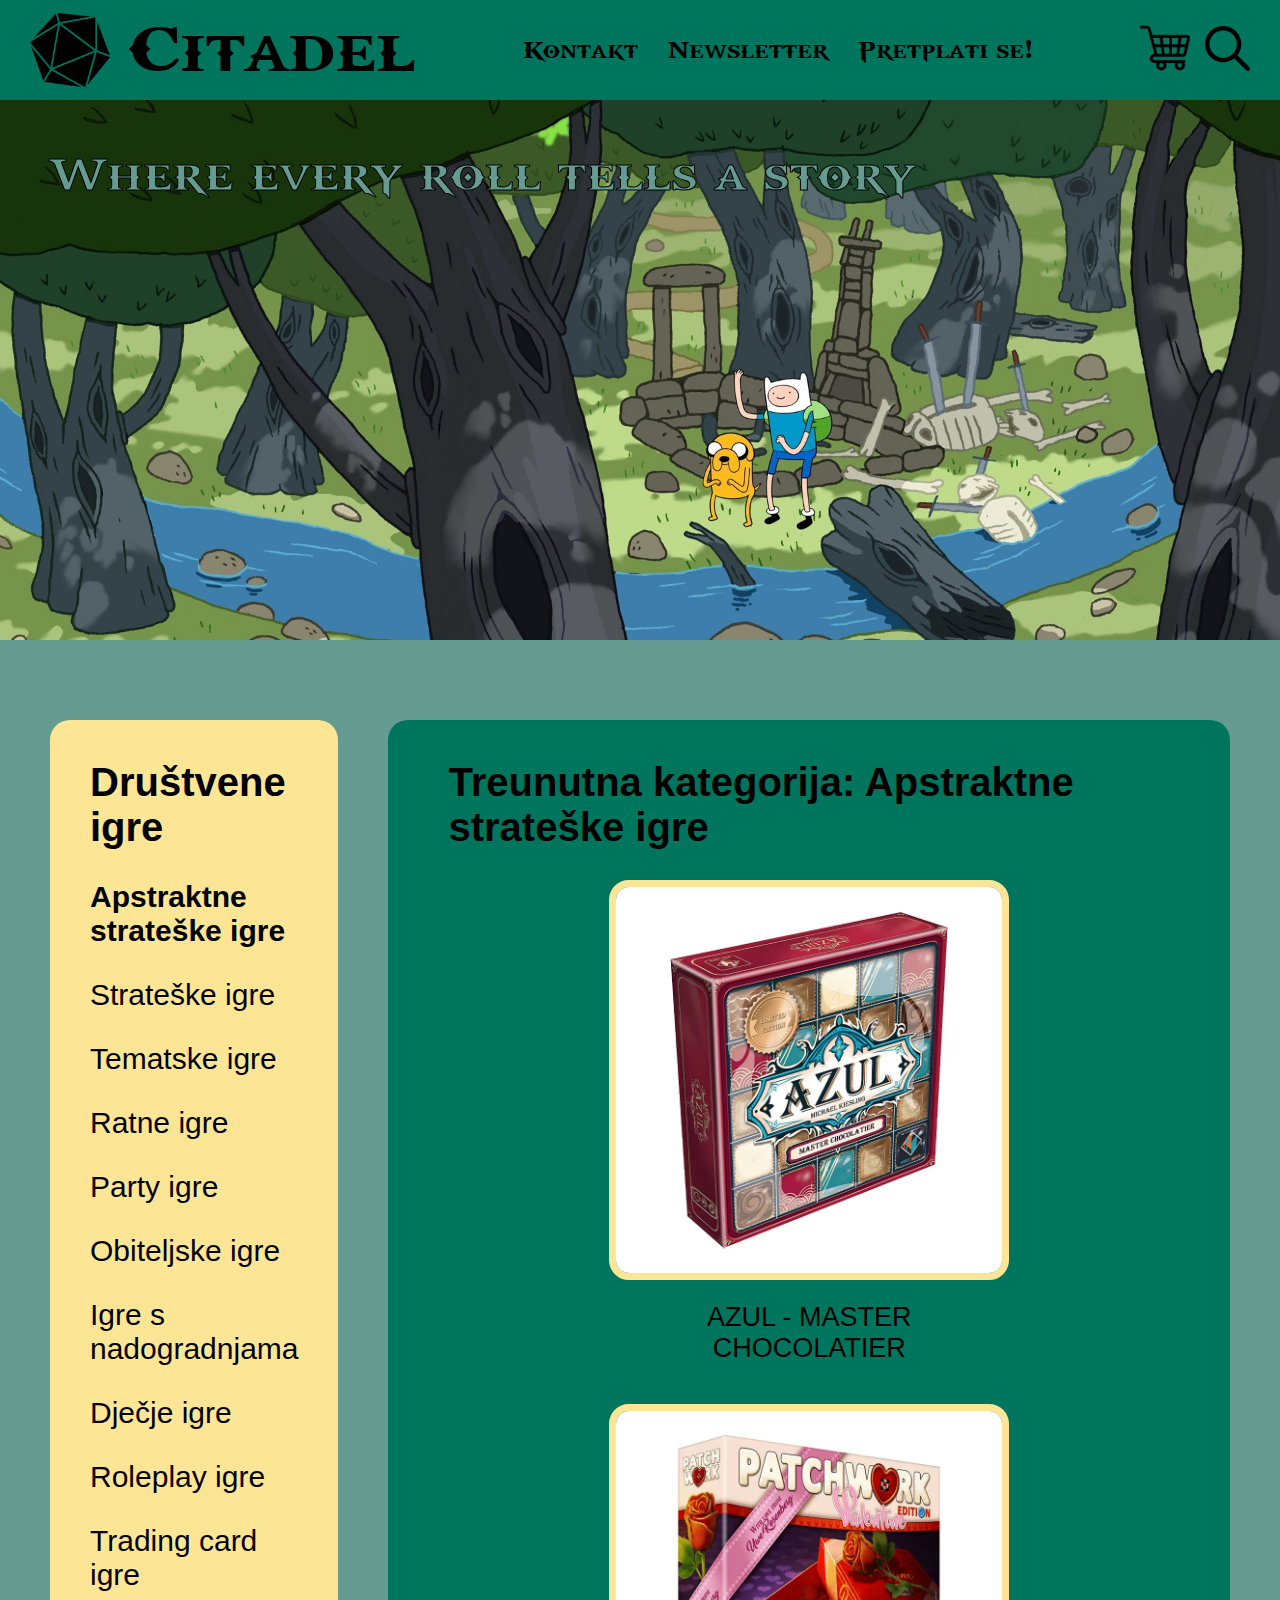
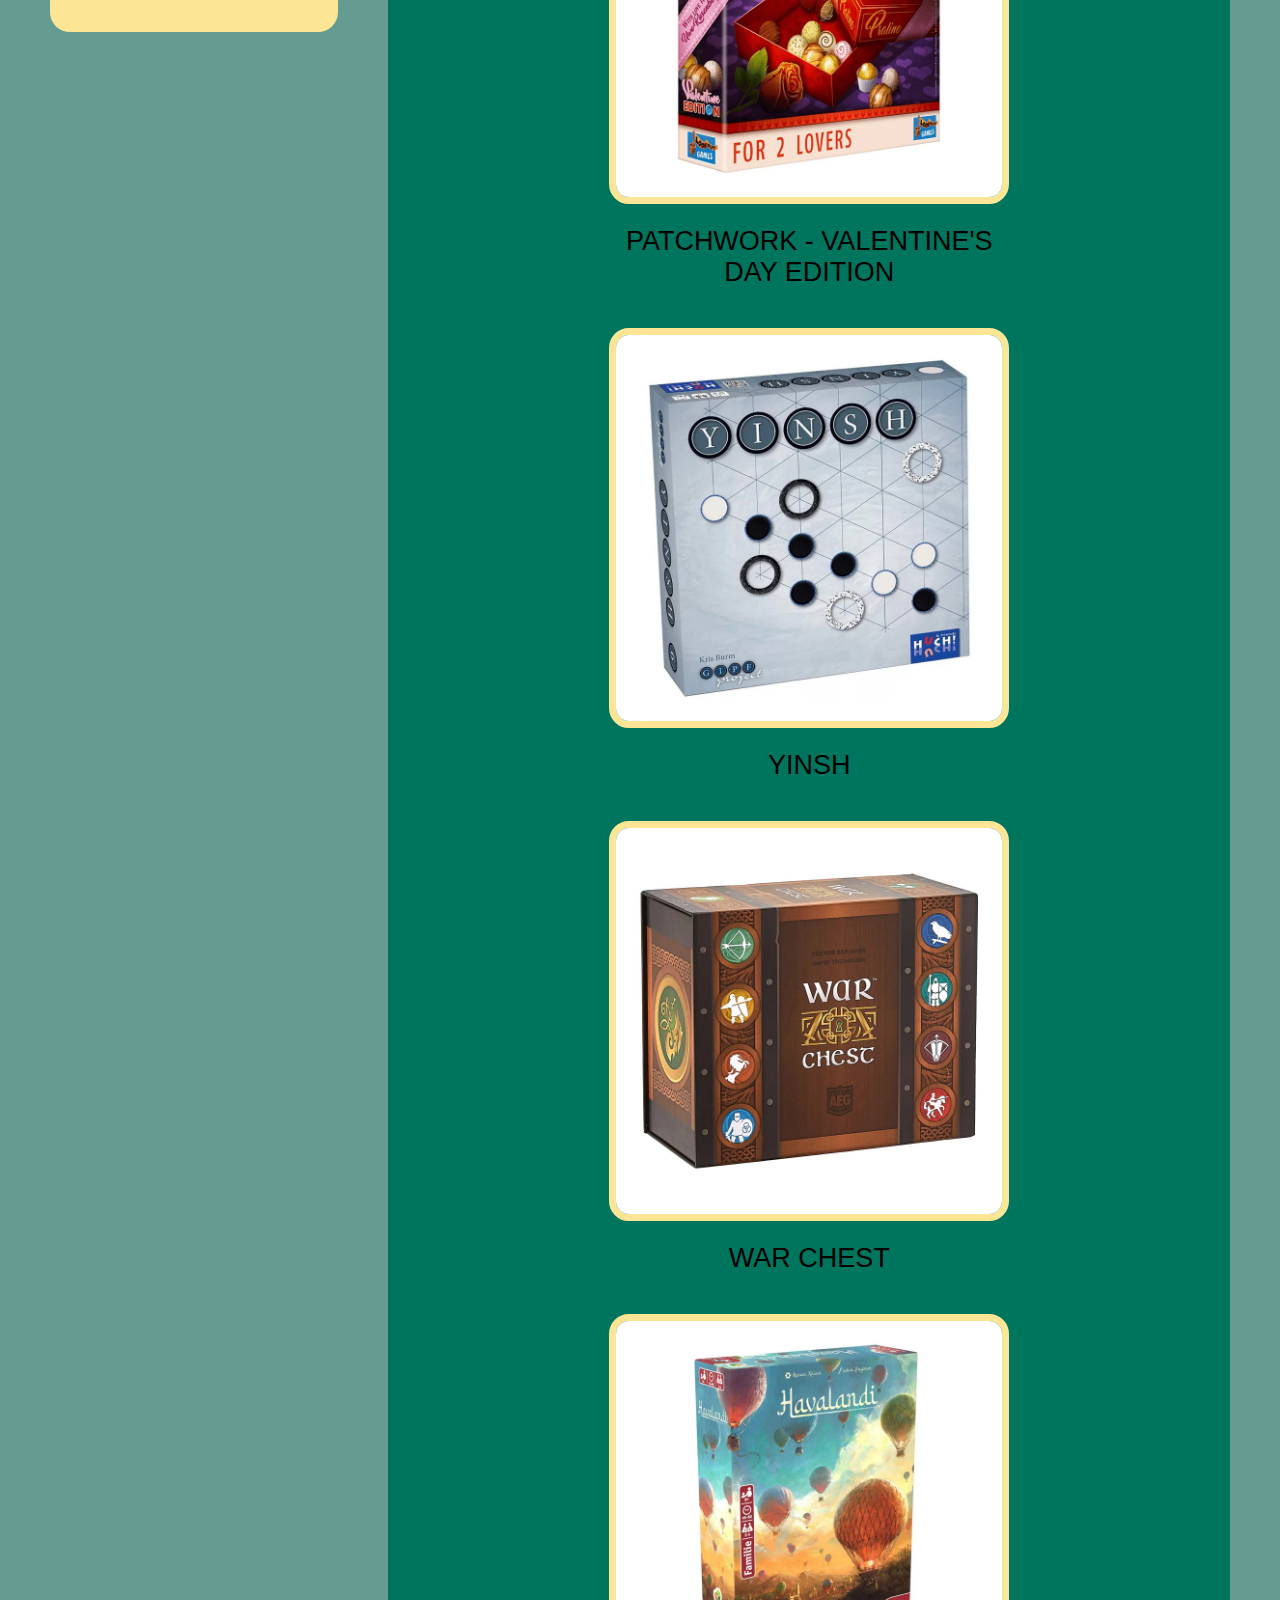
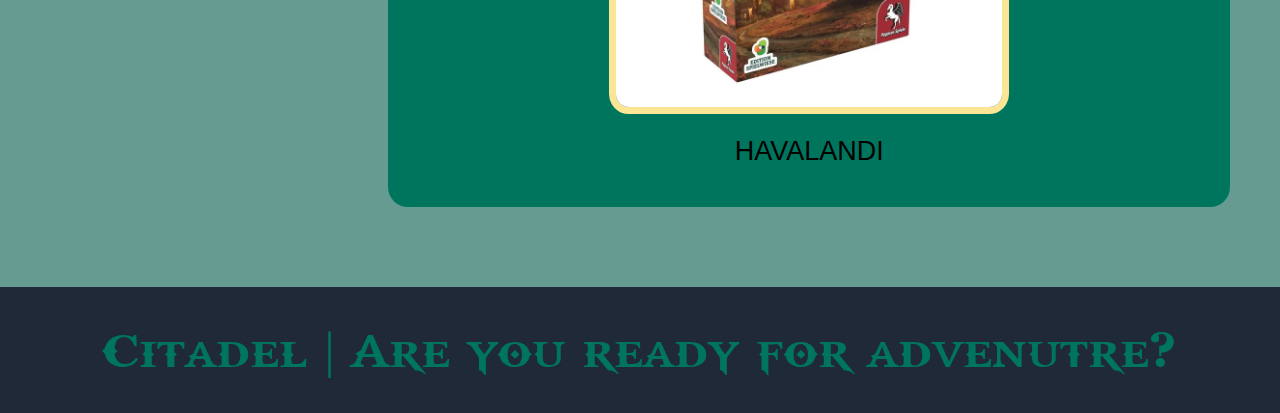
<file: index.html>
<!DOCTYPE html>

<html lang="en">
    <head>
        <meta charset="UTF-8">
        <title>Početna stranica - Citadel prodavaonica društvenih igara</title>
        <meta name="viewport" content="width=device-width, initial-scale=1.0">
        <link rel="icon" href="./images/castle.png">
            <!-- linkam stilove za stolna racunala, tj desktop computers-->
        <link href="./styles/stolna-racunala.css" rel="stylesheet" >
            <!-- linkam stilove za prijenosna racunala, ukoliko je velcina ekrana manja ili jednaka 1023, tj ako je < 1024px -->
        <link href="./styles/prijenosna-racunala.css" rel="stylesheet" media="screen and (max-width: 1023px)">
            <!-- ukljucujem javascript-->
        <script src="./scripts/data.js" defer></script>   <!-- korsitimo defer dase nas kod izvrasva tek nakon sot se cijela stranica uictala-->
    </head>
    <body>
        <script>

        </script>
        <!-- div predstavlja zaglavlje tj header stranice -->
        <div class="header">
            <div class="logotip">
                <img class="logo-slika" src="./images/dice-d20.png" alt="Citadel logotip" height="100" width="auto">
                <span class="ime-kompanije">Citadel</span>
            </div>
            <ul class="about">
                <li><a class="about-anchor" href="https://youtu.be/dQw4w9WgXcQ?si=mPfqPxpPAqxNqlCm" target="_blank" 
                    rel="noopener noreferrer">Kontakt</a></li>
                <li><a class="about-anchor" href="https://youtu.be/Kob0G2hE8IY?si=HtPBXGjfCKDNZXag" target="_blank" 
                    rel="noopener noreferrer">Newsletter</a></li>
                <li><a class="about-anchor" href="https://youtu.be/G1IbRujko-A?si=NDkPlYJ3LZKl6ZNX" target="_blank" 
                    rel="noopener noreferrer">Pretplati se!</a></li>
            </ul>
            <div class="cart-and-search">
                <div class="spremnik-brtojilo-cart">
                    <a href="./cart.html"><img class="cart" src="./images/shopping-cart.png" alt="shoping cart" height="100" width="auto"></a>
                    <div class="brojilo brojilo-cart">0</div>
                </div>
                <div><img class="search" src="./images/search.png" alt="search bar" height="100" width="auto"></div>
            </div>
        </div>

        <!-- div predstavlja 2. dio stranice -->
        <div class="drugi-dio-stranice">
            <span>Where every roll tells a story</span>
        </div>

        <!-- div predstvalja 3. dio sranice -->
        <div class="treci-dio-stranice">
            <div class="izbor-kategorije">
                <span>Društvene igre</span>
                <ul class="sve-kategorije">
                    <li id="1">Apstraktne strateške igre</li>
                    <li id="2">Strateške igre</li>
                    <li id="3">Tematske igre</li>
                    <li id="4">Ratne igre</li>
                    <li id="5">Party igre</li>
                    <li id="6">Obiteljske igre</li>
                    <li id="7">Igre s nadogradnjama</li>
                    <li id="8">Dječje igre</li>
                    <li id="9">Roleplay igre</li>
                    <li id="10">Trading card igre</li>
                </ul>
            </div>
            <div class="sadrzaj-specificne-kategorije">
                <div class="ime-trenutne-kategorije">Treunutna kategorija: Apstraktne strateške igre</div>
                <div class="sprmenik-proizvoda-kategorije">
                    <div class="proizvod-slika-opis 1">
                        <div class="spremnik-brojilo-proizvod">
                            <img class="proizvod-slika" id="s1" src="./images/kategorija1/k1_1.webp" alt="za sada nista" width="400" height="auto">
                            <img class="cart cart-proizvod" src="./images/shopping-cart.png" alt="shoping cart" height="100" width="auto">
                            <div class="brojilo brojilo-proizvod">0</div>
                        </div>
                        <div class="proizvod-opis">AZUL - MASTER CHOCOLATIER</div>
                    </div>
                    <div class="proizvod-slika-opis 2">
                        <div class="spremnik-brojilo-proizvod"> 
                            <img class="proizvod-slika" id="s2" src="./images/kategorija1/k1_2.webp" alt="za sada nista" width="400" height="auto">
                            <img class="cart cart-proizvod" src="./images/shopping-cart.png" alt="shoping cart" height="100" width="auto">
                            <div class="brojilo brojilo-proizvod">0</div>
                        </div>
                        <div class="proizvod-opis">PATCHWORK - VALENTINE'S DAY EDITION</div>
                    </div>
                    <div class="proizvod-slika-opis 3">
                        <div class="spremnik-brojilo-proizvod"> 
                            <img class="proizvod-slika" id="s3" src="./images/kategorija1/k1_3.webp" alt="za sada nista" width="400" height="auto">
                            <img class="cart cart-proizvod" src="./images/shopping-cart.png" alt="shoping cart" height="100" width="auto">
                            <div class="brojilo brojilo-proizvod">0</div>
                        </div>
                        <div class="proizvod-opis">YINSH</div>
                    </div>
                    <div class="proizvod-slika-opis 4">
                        <div class="spremnik-brojilo-proizvod">
                            <img class="proizvod-slika"  id="s4" id="s1" src="./images/kategorija1/k1_4.webp" alt="za sada nista" width="400" height="auto">
                            <img class="cart cart-proizvod" src="./images/shopping-cart.png" alt="shoping cart" height="100" width="auto">
                            <div class="brojilo brojilo-proizvod">0</div>
                        </div>
                        <div class="proizvod-opis">WAR CHEST</div>
                    </div>
                    <div class="proizvod-slika-opis 5">
                        <div class="spremnik-brojilo-proizvod">
                            <img class="proizvod-slika" id="s5" src="./images/kategorija1/k1_5.webp" alt="za sada nista" width="400" height="auto">
                            <img class="cart cart-proizvod" src="./images/shopping-cart.png" alt="shoping cart" height="100" width="auto">
                            <div class="brojilo brojilo-proizvod">0</div>
                        </div>
                        <div class="proizvod-opis">HAVALANDI</div>
                    </div>
                </div>
            </div>
        </div>

        <!-- div predstvalja skroz donji dio sranice, tj footer -->
        <div class="footer">
            <div class="footer-text">Citadel | Are you ready for advenutre?</div>
        </div>
    </body>
</html>
</file>
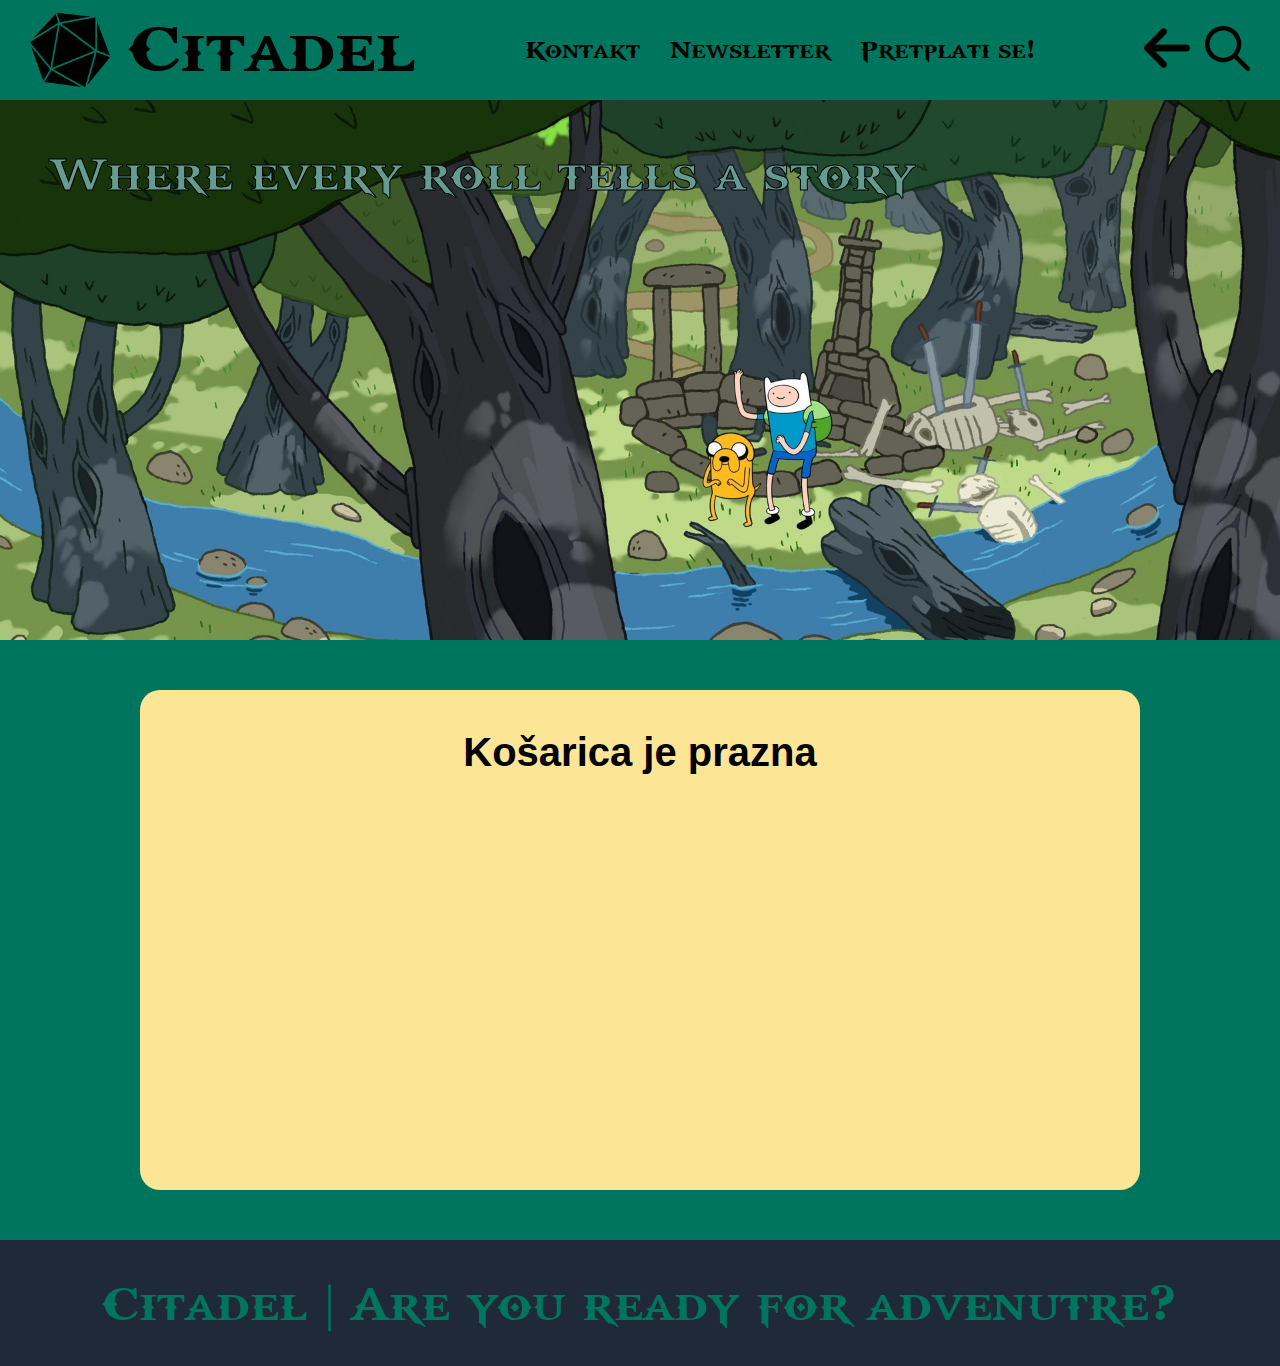
<file: cart.html>
<!DOCTYPE html>

<html lang="en">
    <head>
        <meta charset="UTF-8">
        <title>Košarica - Citadel</title>
        <meta name="viewport" content="width=device-width, initial-scale=1.0">
        <link rel="icon" href="./images/castle.png">
            <!-- linkam stilove za stolna racunala, tj desktop computers-->
        <link href="./styles/stolna-racunala.css" rel="stylesheet" >
            <!-- linkam stilove za prijenosna racunala, ukoliko je velcina ekrana manja ili jednaka 1023, tj ako je < 1024px -->
        <link href="./styles/prijenosna-racunala.css" rel="stylesheet" media="screen and (max-width: 1023px)">
        <script src="./scripts/cart.js" defer></script>
    </head>
    <body>
        <!-- div predstavlja zaglavlje tj header stranice -->
        <div class="header">
            <div class="logotip">
                <img class="logo-slika" src="./images/dice-d20.png" alt="Citadel logotip" height="100" width="auto">
                <span class="ime-kompanije">Citadel</span>
            </div>
            <ul class="about">
                <li><a class="about-anchor" href="https://youtu.be/dQw4w9WgXcQ?si=mPfqPxpPAqxNqlCm" target="_blank" 
                    rel="noopener noreferrer">Kontakt</a></li>
                <li><a class="about-anchor" href="https://youtu.be/Kob0G2hE8IY?si=HtPBXGjfCKDNZXag" target="_blank" 
                    rel="noopener noreferrer">Newsletter</a></li>
                <li><a class="about-anchor" href="https://youtu.be/G1IbRujko-A?si=NDkPlYJ3LZKl6ZNX" target="_blank" 
                    rel="noopener noreferrer">Pretplati se!</a></li>
            </ul>
            <div class="cart-and-search">
                <a href="./index.html"><img class="strelica" src="./images/arrow.png" alt="strelica nazad" height="100" width="auto"></a>
                <div><img class="search" src="./images/search.png" alt="search bar" height="100" width="auto"></div>
            </div>
        </div>

        <!-- div predstavlja 2. dio stranice -->
        <div class="drugi-dio-stranice">
            <span>Where every roll tells a story</span>
        </div>

        <!-- dvi koji predsatvlja sadrzaj kosarice -->
        <div class="dio-sa-kosaricom">
            <div class="k-zajednicki-spremnik">
                <div class="naziv-kosarice">Košarica je prazna</div>
                <!-- <div class="sadrzaj-kosarice">
                    <div class="naziv-proizvoda-i-kolicina">
                        <div class="k-naziv-proizvoda">Naziv proizvoda</div>
                        <div class="k-kolicina">Količina</div>
                    </div>
                    <div class="proizvod">
                        <div class="konkrento-ime"><p>Proizvod 1</p></div>
                        <div class="konkretna-kolicina">
                            <div class="minus"><img id="minusID" src="./images/minus.png"></div>
                            <div class="brojilo-unutra">0</div>
                            <div class="plus"><img id="plusID" src="./images/plus.png"></div>
                        </div>
                    </div> 
                    <div class="proizvod">
                        <div class="konkrento-ime">Proizvod 2</div>
                        <div class="konkretna-kolicina">za sad ovo 2</div>
                    </div> 
                    <div class="proizvod">
                        <div class="konkrento-ime">Proizvod 3</div>
                        <div class="konkretna-kolicina">za sad ovo 3</div>
                    </div> 
                </div> -->
            </div>    
        </div>

        <!-- div predstvalja skroz donji dio sranice, tj footer -->
        <div class="footer">
            <div class="footer-text">Citadel | Are you ready for advenutre?</div>
        </div>
    </body>
</html>
</file>
<file: styles/stolna-racunala.css>
/* moji fontovi: */
@font-face {
    font-family: Cool-font;
    src: url(./../fonts/Moj-fond-1.ttf);
}

@font-face {
    font-family: Gow-font;
    src: url(./../fonts/GODOFWAR.TTF);
}

* {
    box-sizing: border-box;
}

html{
    font-size: 62.5%;           /*posatvlja difulutnu velcinu fotna na 62.5 posto od 16 px, sto je 10 px */
}

body{
    font-size: 1.6rem;          /*u bodiju posatvlja velciinu fonta na 16px, sto je opet isto kao i defoultno,
                            ali sada kada korsitimo rem mozemo definirait apuslutno bilo koju vrijendost pixela, 1.6rme je defoultno*/
}

/* neke specificne stvari za cijeli dokument: */
li {
    padding: 0;
    margin: 0;
    width: fit-content;
}


/* glavni dio stilova */
body {
    font-family: sans-serif;
    padding: 0;
    margin: 0;
    /*mozda cu tu jos dodad display: flex ali za sada cu probat bez toga*/
}


/* stilovi za zaglavlje stranice: */
.header {
    display: flex;
    flex-direction: row;
    flex-wrap: nowrap;
    gap: 3rem;

    justify-content: space-between;
    align-content: baseline;    /* jos vidit za ovo */
    /* mozda jos align-items */

    padding: 1rem 3rem 1rem 3rem;        /* 2% od roditleja koji je u ovom slucaju sam body element */
    background-color: #00755e;
    /* border-bottom: 1px solid black; */
}

    /* logotip dio */
.logotip {
    flex-grow: 0;

    display: flex;
    flex-flow: row nowrap;
    justify-content:center;
    align-items: center;


}

.logo-slika {
    width: 8rem;
    height: auto;
}

.ime-kompanije {
    font-size: 7rem;
    padding-left: 2rem;
    font-family: Gow-font;
}

    /* about dio */
ul.about {
    padding: 0;         
    margin: 0;
    list-style-type: none;
    column-gap: 3rem;
    row-gap: 1rem;
    display: flex;
    flex-wrap: wrap;
    justify-content: center;
    flex-direction: row;
    align-content: center;
    align-items: center;
}

.about-anchor {
    font-size: 2.5rem;
    font-family: Gow-font;
    text-decoration: none;
    color: black;
}

.about-anchor:hover {
    font-size: 3.6rem;
}

    /* cart & search dio */
.cart-and-search {
    padding: 0;                               /* 1.7rem; */
    gap: 1.5rem;
    display: flex;
    align-content: center;
    align-items: center;
}

.cart {
    width: 5rem;
    height: auto;
}

.cart:hover {
    transform: scale(1.2);
}

.search {
    width: auto;
    height: 4.5rem;
}

.search:hover {
    transform: scale(1.2);
}




/* css za 2. dio stranice: */
.drugi-dio-stranice {
    width: 100vw;
    height: 60vh;

    background: #c4fcf0 url(./../images/pozadina4.jpg) right center no-repeat scroll;
    background-size: cover;

    display: flex;
    flex-direction: row;
    justify-content: flex-start;
}

.drugi-dio-stranice span {
    display:inline-block;
    padding: 5rem;
    font-size: 5rem;
    font-family: Gow-font;
    color: #659b90;
    -webkit-text-stroke: 0.1rem black; 
}

/* css za 3. dio stranice */
.treci-dio-stranice {
    background-color: #659b90;
    padding: 8rem 5rem;

    display: flex;
    flex-flow: row nowrap;
    justify-content: left;
    align-content: flex-start;
    align-items: flex-start;

    column-gap: 5rem;
}

.izbor-kategorije {
    background-color: #fce696;
    padding: 4rem;
    border-radius: 2rem;

    font-family: sans-serif;
}

.izbor-kategorije span {
    font-size: 4rem;
    font-weight: 700;
}

.sve-kategorije {
    padding: 3rem 0 0 0;         
    margin: 0;
    list-style-type: none;

    display: flex;
    flex-flow: column nowrap;
    row-gap: 3rem;

    font-size: 3rem;
}

.sve-kategorije li:hover {
    transform: scale(1.2);
    cursor: pointer;
}

    /* css sadrzaj-specificne-kategorije: */
.sadrzaj-specificne-kategorije {
    background-color: #00755e;
    padding: 4rem 6rem 4rem 6rem;
    border-radius: 2rem;

    display: flex;
    flex-flow: column nowrap;
    justify-content: flex-start;
    align-content: center;
}

.ime-trenutne-kategorije {
    font-size: 4rem;
    padding-bottom: 3rem;

    font-weight: 600;
}

.sprmenik-proizvoda-kategorije {
    display: flex;
    flex-flow: row wrap;
    column-gap: 5rem;
    row-gap: 4rem;

    justify-content: center;
}

.proizvod-slika-opis {
    display: flex;
    flex-direction: column;
    align-items: center;
}

.proizvod-slika {
    border: 7px solid #fce696;
    border-radius: 2rem;
}

.proizvod-opis {
    padding-top: 1.8rem;
    font-size: 2.7rem;
    text-align: center;
}

.proizvod-slika:hover {
    /* za sad nista */
}

.proizvod-slika-opis:hover {
    color: #fce696;
}


/* div sa zaglavljem */
.footer {
    background-color: #1f2937;
    height: 14vh;
    width: 100vw;

    display: flex;
    flex-flow: row nowrap;
    justify-content: center;
    align-content: center;
    align-items: center;
}

.footer-text {
    color: #00755e;
    font-size: 5rem;
    font-family: Gow-font;
    text-align: center;
    padding: 0 2rem;
}





/* stilovi za kosaricu */
.dio-sa-kosaricom {
    background-color: #00755e;
    padding: 5rem 5rem 5rem 5rem;
    display: flex;
    flex-flow: row nowrap;
    justify-content: center;
    align-items: flex-start;
    align-content: flex-start;
}

.k-zajednicki-spremnik {
    flex: 1 1 auto;

    background-color: #fce696;
    padding: 4rem 5rem 4rem 5rem;
    border-radius: 2rem;

    display: flex;
    flex-flow: column nowrap;

    justify-content: flex-start;
    align-content: center;
    align-items: stretch;

    row-gap: 3rem;

    max-width: 100rem;
    min-height: 50rem;
}

.naziv-kosarice {
    font-size: 4rem;
    font-family: sans-serif;
    text-align: center;
    font-weight: 600;
}

.sadrzaj-kosarice {
    flex: 1 1 auto;
    display: flex;
    flex-flow: column nowrap;

    justify-content: flex-start;
    align-items: stretch;

    gap: 3rem;

}

.naziv-proizvoda-i-kolicina, .proizvod {
    flex: 1 1 auto;
    display: flex;
    flex-flow: row nowrap;

    justify-content: space-between;
    row-gap: 4rem;
    column-gap: 3rem;
}

.naziv-proizvoda-i-kolicina {
    font-size: 3.5rem;
}

.proizvod {
    font-size: 2.5rem;
}



/* modeficiranje stvari za brojila */
.spremnik-brtojilo-cart {
    position: relative;                 /* definirma relativnu pozijju da bi child mogao apsulutno  psozicinirat na temlju njega*/
}

.brojilo {
        /* stavranje brojila */
    border: 3px solid #1f2937;
    width: 3rem;
    height: 3rem;
    border-radius: 1.5rem;
    background-color: #fce696;
    text-align: center;
    
        /* pozicioniranje broja unutra */
    /* display: flex;       display propirty je definiram tamo dolje, kada zelim prikazati kruzic samo postavim  display: flex */
    flex-direction: row;
    justify-content: center;
    justify-items: center;
    align-items: center;
}

.brojilo-cart {
    /* pozicioniranje usred difv roditlelja */
    position: absolute;
    right: -20%;
    bottom: -17%;

        /* u pocektu da maknem tja kruzic */
    display: none;              /* !!! ukoliko zelim vratit nazad kruzic onda bih stavio display: flex */
}


/* brojilo za iteme u kategoriji */
.spremnik-brojilo-proizvod{
    position: relative;
}

.brojilo.brojilo-proizvod {
        /* pozicioniranje usred difv roditlelja */
    position: absolute;
    right: 7%;
    bottom: 7%;

        /* u pocektu da maknem tja kruzic */
    display: none;              /* !!! ukoliko zelim vratit nazad kruzic onda bih stavio display: flex */

    /* ipak promijena dimenzija brojaca */
    width: 5rem;
    height: 5rem;
    border-radius: 2.5rem;
    font-size: 2rem;

    color: black;
}

/* posot je 1. kategorija staivm da je boldana */
.sve-kategorije li:first-child {                /* !!! mozda cu trebat promijenit */
    font-weight: 600;
}


/* nariktavanje kolica */
.cart-proizvod {
    position: absolute;
    bottom: 38%;
    right: 37%;
    background-color: #fce696;
    
    width: 10rem;
    height: auto;
    padding: 2rem;

    border-radius: 2rem;

    display: none;          /* ako se zeli vidjet onda bi trebao biti inline blcok */
}

/* kada se prode preko proizvoda na kupovinu e onda se cartu dolje treba ukljucit display */


.proizvod-opis {
    display: flex;
    flex-flow: row wrap;
    max-width: 47rem;
    justify-content: center;
}

.proizvod-slika-opis {
    flex: 0 1 auto;
    max-width: 40rem;
}

.strelica {
    width: 4.6rem;
    height: auto;
}

.strelica:hover {
    transform: scale(1.2);
}





/* CSS za ove dijelove za dodavanje i micanje elemenata */
.konkretna-kolicina {
    display: flex;
    flex-flow: row nowrap;
    justify-content: space-between;
    max-width: 22rem;

    flex: 1 1 auto;

    justify-items: center;
    align-items: center;
    row-gap: 2rem;
}

.plus, .minus {
    background-color: #00755e;
    padding: 0.8rem;
    border-radius: 3rem;
    position: relative;

    min-width: 6rem;
    min-height: 6rem;
}

#minusID, #plusID {
    width: 4rem;
}

#minusID {
    position: absolute;
    bottom: 15%;
    left: 16%;
}

#plusID {
    width: 3.2rem;
    position: absolute;
    bottom: 24%;
    left: 23%;
}

#minusID:hover, #plusID:hover {
    transform: scale(1.2);
}

.brojilo-unutra {
    padding: 2rem;
    background-color: #659b90;
    width: 6.3rem;
    height: 6.3rem;
    text-align: center;
    border-radius: 3rem;
    border: 5px solid #1f2937;

    display: flex;
    flex-flow: row nowrap;
    justify-content: center;
    align-items: center;

}




/* neke dodatne stvari */
.k-kolicina {
    margin-right: 4.8rem;
}

.proizvod {
    align-items: flex-start;
    justify-items: center;
}

.konkrento-ime {
    display: flex;
    flex-wrap: wrap;
    flex-direction: column;
    justify-items:flex-end;
    justify-content:left;

    font-size: 2.8rem;
    padding: 0;
    margin: 0;

    position: relative;

    max-width: 30rem;
}

.konkretna-kolicina {
    align-self: flex-start;

}
</file>
<file: styles/prijenosna-racunala.css>
/* 1. dio koji je potrebno promijenit za prijenosna racunala */
.header {
    display: flex;
    flex-direction: row;
    flex-wrap: wrap;
    column-gap: 4rem;
    row-gap: 1rem;

    justify-content: center;
    align-content: center;
    align-items: center;

    padding: 0.5rem 3rem 0.7rem 3rem;        /* 2% od roditleja koji je u ovom slucaju sam body element */
}


.logo-slika {
    width: 6rem;
    height: auto;
}

.ime-kompanije {
    font-size: 5rem;
    padding-left: 1rem;
    font-family: Gow-font;
}


ul.about {
    order: 3;
    padding: 0;         /* padding: 4rem 0 0 0; */
    margin: 0;
    list-style-type: none;
    column-gap: 3rem;
    row-gap: 1rem;
    display: flex;
    flex-wrap: wrap;
    justify-content: center;
    flex-direction: row;
    align-content: center;
    align-items: center;
}

.logotip {
    order: 1;
}

.cart-and-search {
    order: 2;
    padding: 0;                               /* 1.7rem; */
    gap: 1.5rem;
    display: flex;
    align-content: center;
    align-items: center;
}

.about-anchor:hover {
    font-size: 2.5rem;              /* ostane isot ko i prije */
}

.about li:hover{
    transform: scale(1.2);
}

.cart {
    width: 4rem;
    height: auto;
}

.search {
    width: auto;
    height: 4rem;
}


/* css za prijenosna racunala za drugi dio stranice: */
.drugi-dio-stranice {
    width: 100vw;
    height: 40vh;

    background: #659b90 url(./../images/pozadina4.jpg) center center no-repeat scroll;
    background-size: cover;
 
    justify-content: center;
}

.drugi-dio-stranice span {
    display:inline-block;
    padding: 2rem;
    font-size: 4rem;
    color: #659b90;
    -webkit-text-stroke: 0.1rem black; 

    text-align: center;

}


/* css za treci dio stranice za prijenosna raucnala */
.treci-dio-stranice {
    padding: 4rem 4rem;

    display: flex;
    flex-flow: column nowrap;
    justify-content: flex-start;
    align-content: center;
    align-items: center;

    row-gap: 6rem;
}

.izbor-kategorije {
    display: flex;
    flex-flow: column nowrap;
    align-content: center;
    align-items: center;

    padding: 3rem;
}

.izbor-kategorije span {
    font-size: 3.1rem;
}

.sve-kategorije {
    padding: 2rem 0 0 0;         
    margin: 0;
    list-style-type: none;

    display: flex;
    flex-flow: row wrap;
    row-gap: 3rem;
    column-gap: 3rem;

    font-size: 2.7rem;

    justify-content: center;
}

.sadrzaj-specificne-kategorije {
    align-items: center;
    padding: 3rem 3rem 2rem 3rem;
}

.ime-trenutne-kategorije {
    font-size: 3.3rem;
    padding-bottom: 2.4rem;

    font-weight: 600;
}

.sprmenik-proizvoda-kategorije {
    column-gap: 5rem;
    row-gap: 2.4rem;

    justify-content: center;
}

/* zadnji dio sa footerom */
.footer {
    height: 14vh;
    width: 100vw;

    display: flex;
    flex-flow: row nowrap;
    justify-content: center;
    align-content: center;
    align-items: center;
}

.footer-text {
    color: #00755e;
    font-size: 3.5rem;
    font-family: Gow-font;
    text-align: center;
}
</file>
